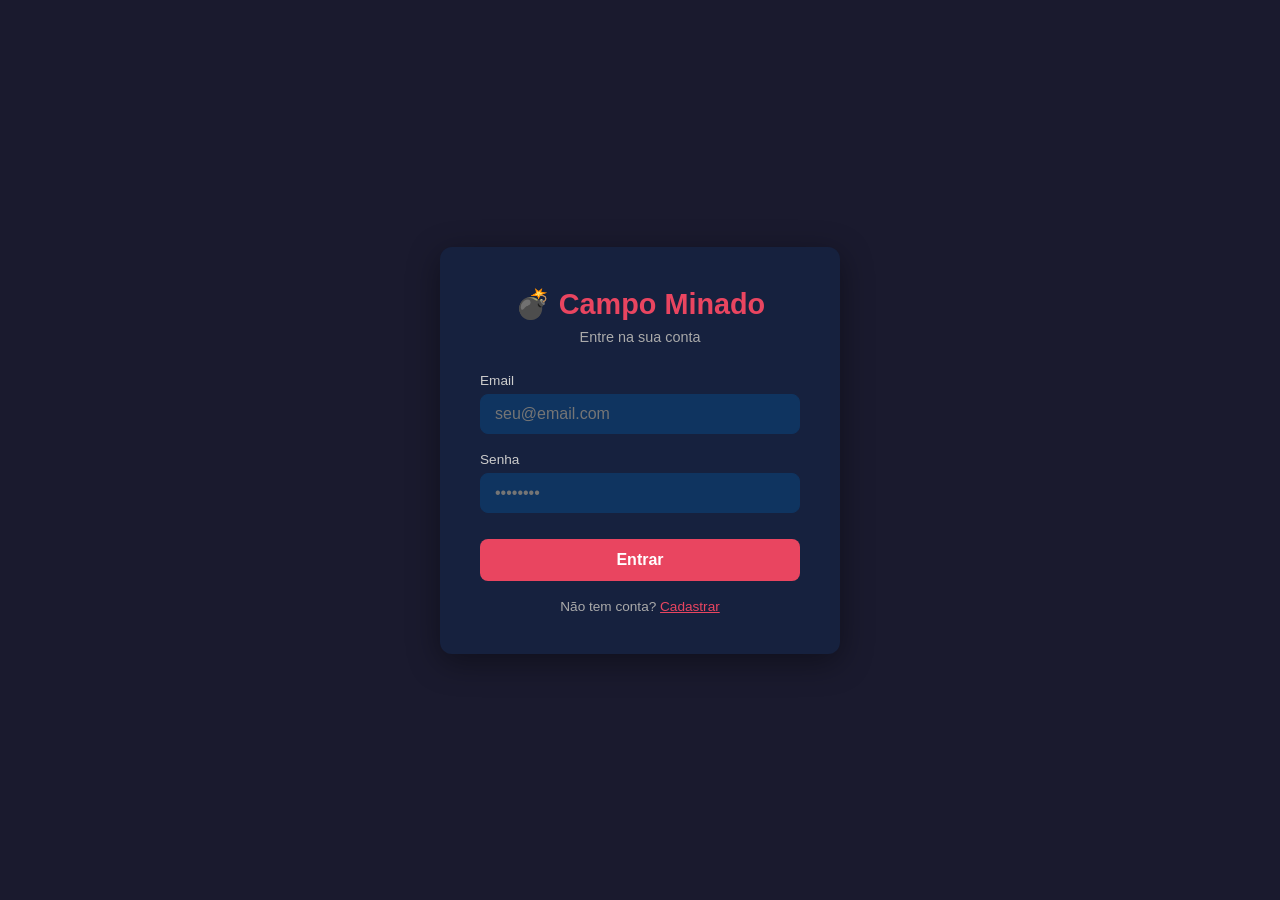
<file: frontend/index.html>
<!DOCTYPE html>
<html lang="pt-BR">
<head>
  <meta charset="UTF-8" />
  <meta name="viewport" content="width=device-width, initial-scale=1.0" />
  <title>Campo Minado</title>
  <link rel="stylesheet" href="css/game.css" />
</head>
<body>

  <header>
    <h1>💣 Campo Minado</h1>
    <div class="user-info">
      <span id="user-email"></span>
      <a href="ranking.html">🏆 Ranking</a>
      <a onclick="logout()">Sair</a>
    </div>
  </header>

  <div class="controls">
    <button class="btn btn-size active" data-size="9x9">9×9 (fácil)</button>
    <button class="btn btn-size" data-size="16x16">16×16 (médio)</button>
    <button class="btn btn-size" data-size="30x16">30×16 (difícil)</button>
    <button class="btn btn-start" onclick="startGame()">▶ Novo Jogo</button>
    <button class="btn" style="background:#0f3460;font-size:0.8rem" onclick="simulateWin()">🧪 Simular Vitória</button>
  </div>

  <div class="status-bar">
    <span>💣 <strong id="mines-left">0</strong></span>
    <span>⏱ <strong id="timer">0</strong>s</span>
  </div>

  <div id="board-container">
    <div id="board"></div>
  </div>

  <!-- Overlay vitória / derrota -->
  <div class="overlay" id="overlay">
    <div class="overlay-box">
      <h2 id="overlay-title"></h2>
      <p id="overlay-msg"></p>
      <button class="btn btn-start" onclick="startGame()">Jogar novamente</button>
      <br/><br/>
      <a href="ranking.html" class="btn">Ver Ranking</a>
    </div>
  </div>

  <script src="js/api.js"></script>
  <script src="js/game.js"></script>
  <script>
    // Protege a rota
    const token = requireAuth();

    // Mostra email do usuário decodificado do JWT
    try {
      const payload = JSON.parse(atob(token.split('.')[1]));
      document.getElementById('user-email').textContent = '👤 ' + payload.email;
    } catch(e) {}

    // Inicia um jogo ao carregar
    startGame();
  </script>
</body>
</html>
</file>
<file: frontend/css/game.css>
* {
  margin: 0;
  padding: 0;
  box-sizing: border-box;
}

body {
  font-family: 'Segoe UI', sans-serif;
  background: #1a1a2e;
  color: #eee;
  min-height: 100vh;
  display: flex;
  flex-direction: column;
  align-items: center;
  padding: 24px 16px;
}

header {
  width: 100%;
  max-width: 900px;
  display: flex;
  justify-content: space-between;
  align-items: center;
  margin-bottom: 24px;
}

header h1 {
  font-size: 1.5rem;
  color: #e94560;
}

header .user-info {
  display: flex;
  align-items: center;
  gap: 16px;
  font-size: 0.85rem;
  color: #aaa;
}

header .user-info a {
  color: #e94560;
  cursor: pointer;
  text-decoration: underline;
}

.controls {
  display: flex;
  gap: 12px;
  margin-bottom: 20px;
  flex-wrap: wrap;
  justify-content: center;
}

.btn {
  padding: 10px 20px;
  border: none;
  border-radius: 8px;
  background: #0f3460;
  color: #eee;
  font-size: 0.9rem;
  cursor: pointer;
  transition: background 0.2s;
  border: 2px solid transparent;
}

.btn:hover {
  background: #1a4a80;
}

.btn.active {
  border-color: #e94560;
  color: #e94560;
}

.btn-start {
  background: #e94560;
  color: #fff;
  font-weight: bold;
}

.btn-start:hover {
  background: #c73652;
}

.status-bar {
  display: flex;
  gap: 32px;
  margin-bottom: 20px;
  font-size: 1rem;
  background: #16213e;
  padding: 12px 28px;
  border-radius: 10px;
}

.status-bar span {
  color: #aaa;
}

.status-bar strong {
  color: #e94560;
}

#board-container {
  overflow: auto;
  max-width: 100%;
}

#board {
  display: inline-grid;
  gap: 2px;
  background: #0f3460;
  padding: 6px;
  border-radius: 8px;
}

.cell {
  width: 32px;
  height: 32px;
  display: flex;
  align-items: center;
  justify-content: center;
  border-radius: 4px;
  background: #16213e;
  cursor: pointer;
  font-size: 0.85rem;
  font-weight: bold;
  user-select: none;
  transition: background 0.1s;
  border: 1px solid #1e3a6e;
}

.cell:hover {
  background: #1e3a6e;
}

.cell.revealed {
  background: #0a1628;
  cursor: default;
  border-color: #0a1628;
}

.cell.flagged {
  background: #1e3a6e;
}

.cell.mine-exploded {
  background: #e94560;
}

.cell.mine-revealed {
  background: #2a1628;
}

.n1 { color: #4fc3f7; }
.n2 { color: #81c784; }
.n3 { color: #e57373; }
.n4 { color: #7986cb; }
.n5 { color: #ff8a65; }
.n6 { color: #4dd0e1; }
.n7 { color: #f06292; }
.n8 { color: #aaa; }

.overlay {
  display: none;
  position: fixed;
  inset: 0;
  background: rgba(0,0,0,0.7);
  align-items: center;
  justify-content: center;
  z-index: 10;
}

.overlay.show {
  display: flex;
}

.overlay-box {
  background: #16213e;
  border-radius: 14px;
  padding: 40px;
  text-align: center;
  max-width: 360px;
  width: 90%;
}

.overlay-box h2 {
  font-size: 2rem;
  margin-bottom: 12px;
}

.overlay-box p {
  color: #aaa;
  margin-bottom: 24px;
}

.overlay-box .btn {
  width: 100%;
  padding: 12px;
  font-size: 1rem;
}
</file>
<file: frontend/css/style.css>
* {
  margin: 0;
  padding: 0;
  box-sizing: border-box;
}

body {
  font-family: 'Segoe UI', sans-serif;
  background: #1a1a2e;
  color: #eee;
  min-height: 100vh;
  display: flex;
  align-items: center;
  justify-content: center;
}

.card {
  background: #16213e;
  border-radius: 12px;
  padding: 40px;
  width: 100%;
  max-width: 400px;
  box-shadow: 0 8px 32px rgba(0, 0, 0, 0.4);
}

.card h1 {
  text-align: center;
  margin-bottom: 8px;
  font-size: 1.8rem;
  color: #e94560;
}

.card p.subtitle {
  text-align: center;
  color: #aaa;
  margin-bottom: 28px;
  font-size: 0.9rem;
}

.form-group {
  margin-bottom: 18px;
}

.form-group label {
  display: block;
  margin-bottom: 6px;
  font-size: 0.85rem;
  color: #ccc;
}

.form-group input {
  width: 100%;
  padding: 10px 14px;
  border-radius: 8px;
  border: 1px solid #0f3460;
  background: #0f3460;
  color: #eee;
  font-size: 1rem;
  outline: none;
  transition: border 0.2s;
}

.form-group input:focus {
  border-color: #e94560;
}

.btn {
  width: 100%;
  padding: 12px;
  border: none;
  border-radius: 8px;
  background: #e94560;
  color: #fff;
  font-size: 1rem;
  font-weight: bold;
  cursor: pointer;
  transition: background 0.2s;
  margin-top: 8px;
}

.btn:hover {
  background: #c73652;
}

.btn:disabled {
  background: #555;
  cursor: not-allowed;
}

.toggle-link {
  text-align: center;
  margin-top: 18px;
  font-size: 0.85rem;
  color: #aaa;
}

.toggle-link a {
  color: #e94560;
  cursor: pointer;
  text-decoration: underline;
}

.error-msg {
  background: rgba(233, 69, 96, 0.15);
  border: 1px solid #e94560;
  border-radius: 6px;
  padding: 10px;
  font-size: 0.85rem;
  color: #e94560;
  margin-bottom: 14px;
  display: none;
}
</file>
<file: frontend/css/ranking.css>
* {
  margin: 0;
  padding: 0;
  box-sizing: border-box;
}

body {
  font-family: 'Segoe UI', sans-serif;
  background: #1a1a2e;
  color: #eee;
  min-height: 100vh;
  display: flex;
  flex-direction: column;
  align-items: center;
  padding: 24px 16px;
}

header {
  width: 100%;
  max-width: 700px;
  display: flex;
  justify-content: space-between;
  align-items: center;
  margin-bottom: 32px;
}

header h1 {
  font-size: 1.5rem;
  color: #e94560;
}

header a {
  color: #e94560;
  cursor: pointer;
  text-decoration: underline;
  font-size: 0.9rem;
}

.ranking-table {
  width: 100%;
  max-width: 700px;
  border-collapse: collapse;
}

.ranking-table th {
  background: #0f3460;
  color: #aaa;
  font-size: 0.8rem;
  text-transform: uppercase;
  letter-spacing: 0.05em;
  padding: 12px 16px;
  text-align: left;
}

.ranking-table th:first-child {
  border-radius: 8px 0 0 0;
}

.ranking-table th:last-child {
  border-radius: 0 8px 0 0;
  text-align: right;
}

.ranking-table td {
  padding: 12px 16px;
  border-bottom: 1px solid #0f3460;
  font-size: 0.95rem;
  background: #16213e;
}

.ranking-table td:last-child {
  text-align: right;
}

.ranking-table tr:hover td {
  background: #1e3a6e;
}

.rank-badge {
  font-weight: bold;
  color: #aaa;
}

.rank-badge.gold   { color: #ffd700; }
.rank-badge.silver { color: #c0c0c0; }
.rank-badge.bronze { color: #cd7f32; }

.time-value {
  color: #e94560;
  font-weight: bold;
}

.empty-msg {
  color: #aaa;
  margin-top: 40px;
  font-size: 0.95rem;
}

.loading {
  color: #aaa;
  margin-top: 40px;
}

.tabs {
  display: flex;
  gap: 8px;
  margin-bottom: 16px;
  width: 100%;
  max-width: 700px;
}

.tab {
  padding: 8px 24px;
  border: 2px solid #0f3460;
  border-radius: 8px;
  background: #16213e;
  color: #aaa;
  cursor: pointer;
  font-size: 0.9rem;
  transition: all 0.2s;
}

.tab:hover {
  border-color: #e94560;
  color: #eee;
}

.tab.active {
  border-color: #e94560;
  color: #e94560;
  font-weight: bold;
}
</file>
